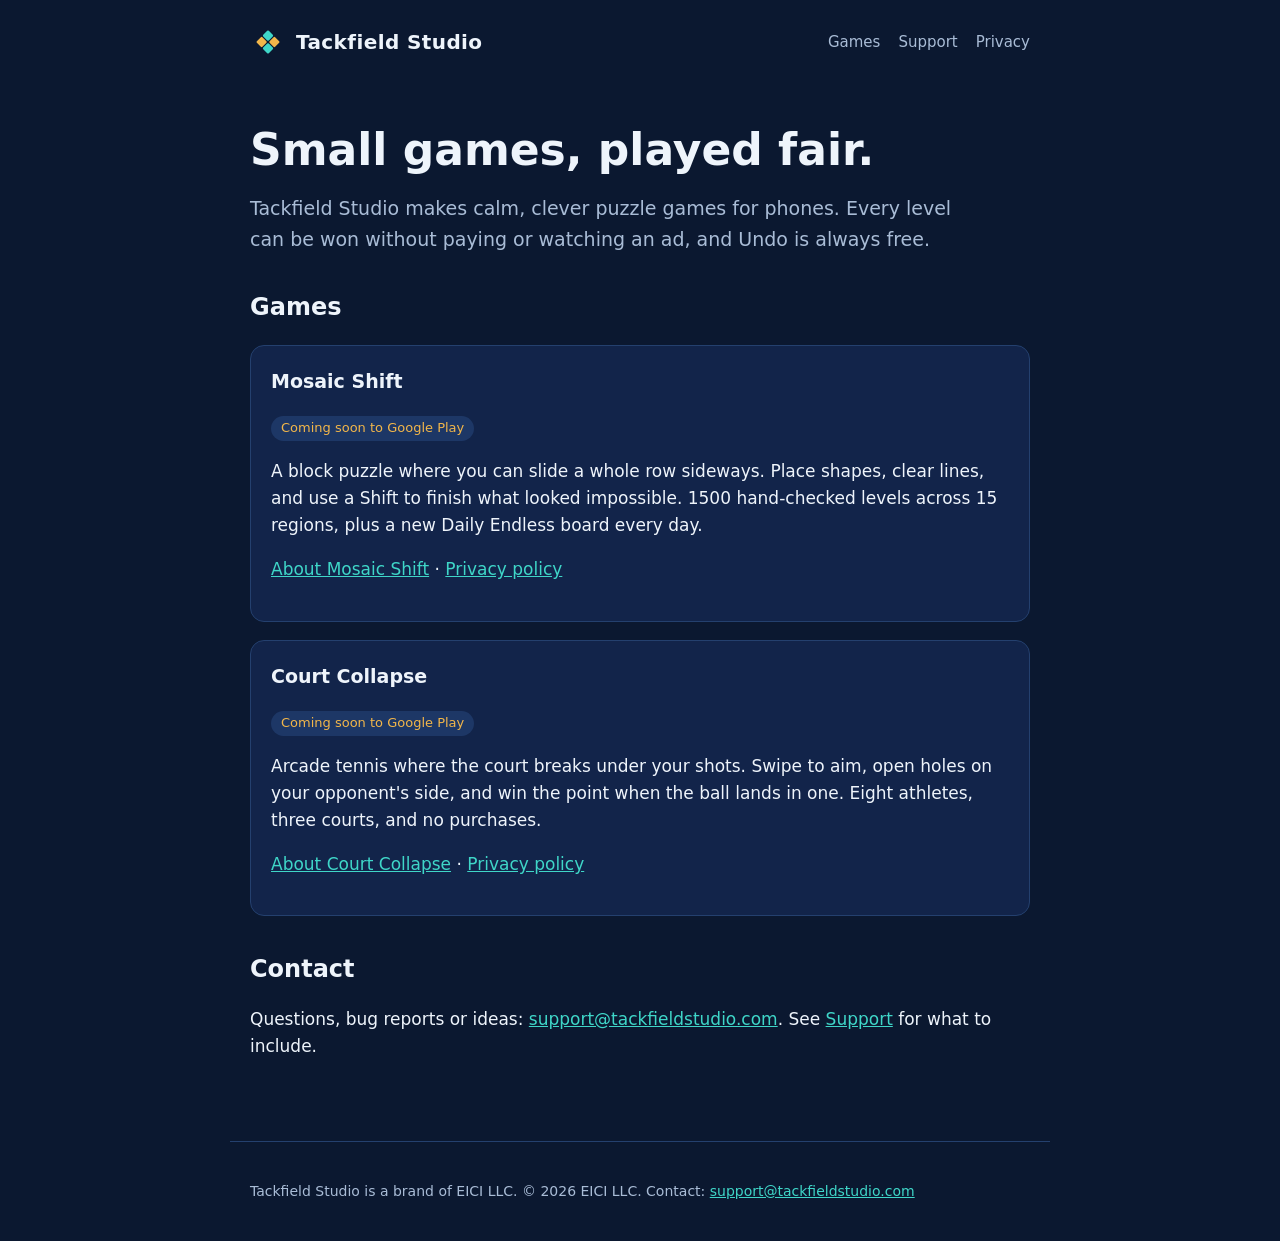
<file: index.html>
<!DOCTYPE html>
<html lang="en"><head><meta charset="utf-8"><meta name="viewport" content="width=device-width,initial-scale=1">
<title>Tackfield Studio</title><meta name="description" content="Tackfield Studio makes calm, fair puzzle games for phones."><link rel="stylesheet" href="style.css"><link rel="icon" href="gem.svg"></head>
<body><header><a class="brand" href="./"><img src="gem.svg" alt="">Tackfield Studio</a>
<nav><a href="#games">Games</a><a href="support.html">Support</a><a href="mosaic-shift-privacy.html">Privacy</a></nav></header><main>
<h1>Small games, played fair.</h1>
<p class="lede">Tackfield Studio makes calm, clever puzzle games for phones. Every level can be won without paying or watching an ad, and Undo is always free.</p>
<h2 id="games">Games</h2>
<div class="card"><h3>Mosaic Shift</h3>
<p><span class="tag">Coming soon to Google Play</span></p>
<p>A block puzzle where you can slide a whole row sideways. Place shapes, clear lines, and use a Shift to finish what looked impossible. 1500 hand-checked levels across 15 regions, plus a new Daily Endless board every day.</p>
<p><a href="mosaic-shift.html">About Mosaic Shift</a> · <a href="mosaic-shift-privacy.html">Privacy policy</a></p></div>
<div class="card"><h3>Court Collapse</h3>
<p><span class="tag">Coming soon to Google Play</span></p>
<p>Arcade tennis where the court breaks under your shots. Swipe to aim, open holes on your opponent's side, and win the point when the ball lands in one. Eight athletes, three courts, and no purchases.</p>
<p><a href="court-collapse.html">About Court Collapse</a> · <a href="court-collapse-privacy.html">Privacy policy</a></p></div>
<h2>Contact</h2>
<p>Questions, bug reports or ideas: <a href="mailto:support@tackfieldstudio.com">support@tackfieldstudio.com</a>. See <a href="support.html">Support</a> for what to include.</p>
</main><footer><p>Tackfield Studio is a brand of EICI LLC. &copy; 2026 EICI LLC. Contact: <a href="mailto:support@tackfieldstudio.com">support@tackfieldstudio.com</a></p></footer></body></html>
</file>
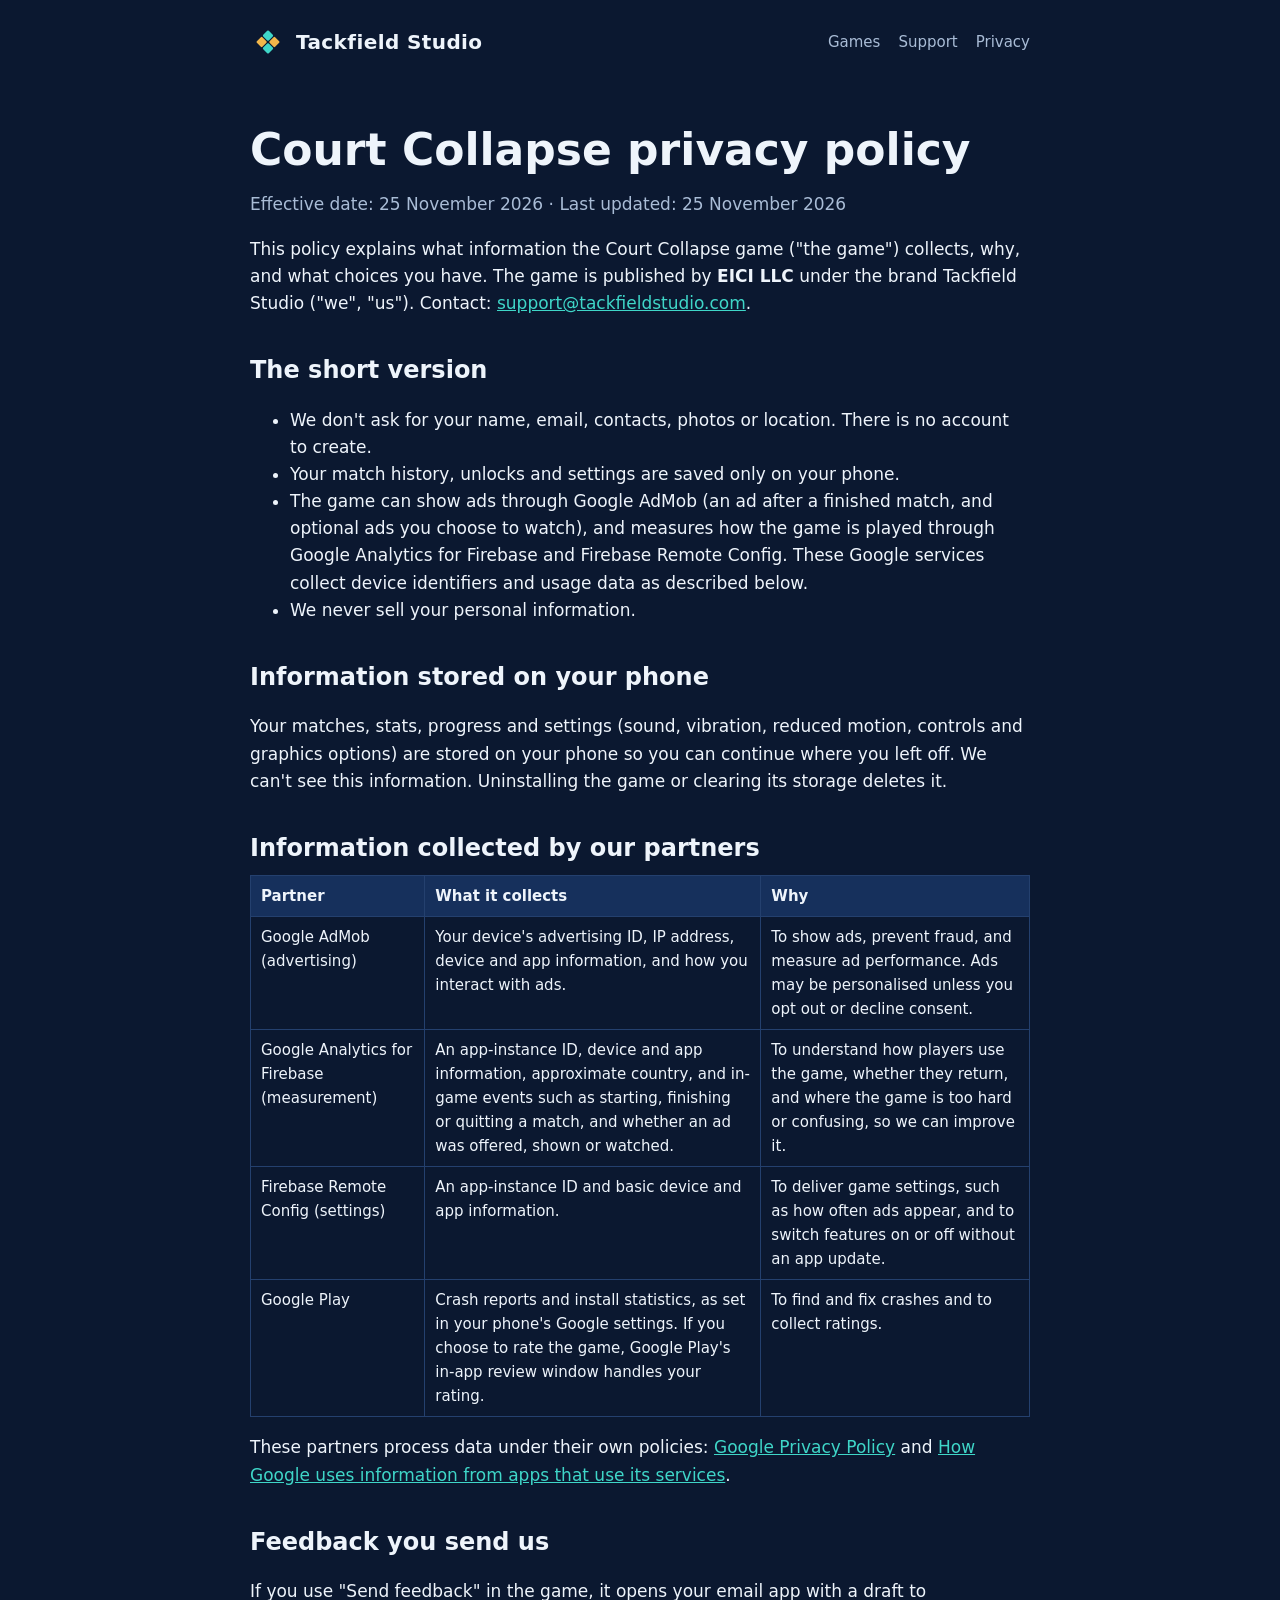
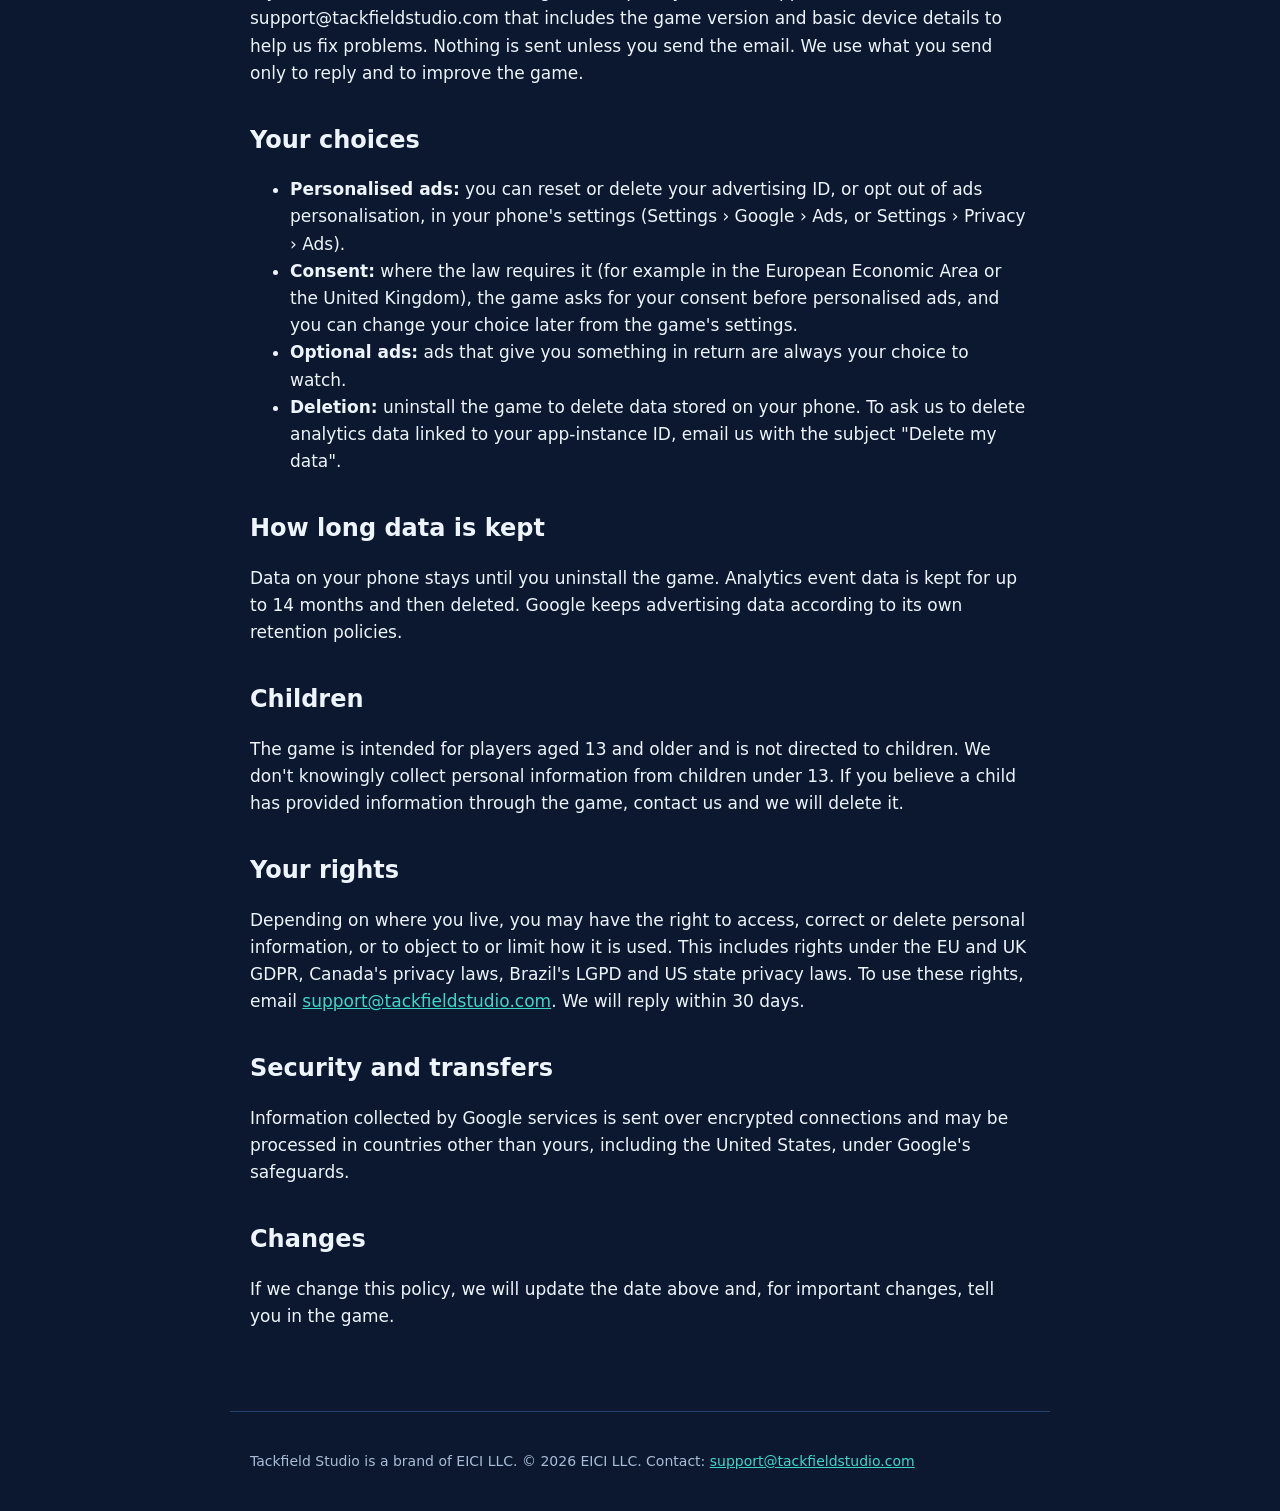
<file: court-collapse-privacy.html>
<!DOCTYPE html>
<html lang="en"><head><meta charset="utf-8"><meta name="viewport" content="width=device-width,initial-scale=1">
<title>Court Collapse privacy policy · Tackfield Studio</title><meta name="description" content="Privacy policy for Court Collapse by Tackfield Studio (EICI LLC)."><link rel="stylesheet" href="style.css"><link rel="icon" href="gem.svg"></head>
<body><header><a class="brand" href="./"><img src="gem.svg" alt="">Tackfield Studio</a>
<nav><a href="./#games">Games</a><a href="support.html">Support</a><a href="court-collapse-privacy.html">Privacy</a></nav></header><main>
<h1>Court Collapse privacy policy</h1>
<p class="muted">Effective date: 25 November 2026 · Last updated: 25 November 2026</p>
<p>This policy explains what information the Court Collapse game ("the game") collects, why, and what choices you have. The game is published by <strong>EICI LLC</strong> under the brand Tackfield Studio ("we", "us"). Contact: <a href="mailto:support@tackfieldstudio.com">support@tackfieldstudio.com</a>.</p>

<h2>The short version</h2>
<ul>
<li>We don't ask for your name, email, contacts, photos or location. There is no account to create.</li>
<li>Your match history, unlocks and settings are saved only on your phone.</li>
<li>The game can show ads through Google AdMob (an ad after a finished match, and optional ads you choose to watch), and measures how the game is played through Google Analytics for Firebase and Firebase Remote Config. These Google services collect device identifiers and usage data as described below.</li>
<li>We never sell your personal information.</li>
</ul>

<h2>Information stored on your phone</h2>
<p>Your matches, stats, progress and settings (sound, vibration, reduced motion, controls and graphics options) are stored on your phone so you can continue where you left off. We can't see this information. Uninstalling the game or clearing its storage deletes it.</p>

<h2>Information collected by our partners</h2>
<table>
<tr><th>Partner</th><th>What it collects</th><th>Why</th></tr>
<tr><td>Google AdMob (advertising)</td><td>Your device's advertising ID, IP address, device and app information, and how you interact with ads.</td><td>To show ads, prevent fraud, and measure ad performance. Ads may be personalised unless you opt out or decline consent.</td></tr>
<tr><td>Google Analytics for Firebase (measurement)</td><td>An app-instance ID, device and app information, approximate country, and in-game events such as starting, finishing or quitting a match, and whether an ad was offered, shown or watched.</td><td>To understand how players use the game, whether they return, and where the game is too hard or confusing, so we can improve it.</td></tr>
<tr><td>Firebase Remote Config (settings)</td><td>An app-instance ID and basic device and app information.</td><td>To deliver game settings, such as how often ads appear, and to switch features on or off without an app update.</td></tr>
<tr><td>Google Play</td><td>Crash reports and install statistics, as set in your phone's Google settings. If you choose to rate the game, Google Play's in-app review window handles your rating.</td><td>To find and fix crashes and to collect ratings.</td></tr>
</table>
<p>These partners process data under their own policies: <a href="https://policies.google.com/privacy">Google Privacy Policy</a> and <a href="https://policies.google.com/technologies/partner-sites">How Google uses information from apps that use its services</a>.</p>

<h2>Feedback you send us</h2>
<p>If you use "Send feedback" in the game, it opens your email app with a draft to support@tackfieldstudio.com that includes the game version and basic device details to help us fix problems. Nothing is sent unless you send the email. We use what you send only to reply and to improve the game.</p>

<h2>Your choices</h2>
<ul>
<li><strong>Personalised ads:</strong> you can reset or delete your advertising ID, or opt out of ads personalisation, in your phone's settings (Settings › Google › Ads, or Settings › Privacy › Ads).</li>
<li><strong>Consent:</strong> where the law requires it (for example in the European Economic Area or the United Kingdom), the game asks for your consent before personalised ads, and you can change your choice later from the game's settings.</li>
<li><strong>Optional ads:</strong> ads that give you something in return are always your choice to watch.</li>
<li><strong>Deletion:</strong> uninstall the game to delete data stored on your phone. To ask us to delete analytics data linked to your app-instance ID, email us with the subject "Delete my data".</li>
</ul>

<h2>How long data is kept</h2>
<p>Data on your phone stays until you uninstall the game. Analytics event data is kept for up to 14 months and then deleted. Google keeps advertising data according to its own retention policies.</p>

<h2>Children</h2>
<p>The game is intended for players aged 13 and older and is not directed to children. We don't knowingly collect personal information from children under 13. If you believe a child has provided information through the game, contact us and we will delete it.</p>

<h2>Your rights</h2>
<p>Depending on where you live, you may have the right to access, correct or delete personal information, or to object to or limit how it is used. This includes rights under the EU and UK GDPR, Canada's privacy laws, Brazil's LGPD and US state privacy laws. To use these rights, email <a href="mailto:support@tackfieldstudio.com">support@tackfieldstudio.com</a>. We will reply within 30 days.</p>

<h2>Security and transfers</h2>
<p>Information collected by Google services is sent over encrypted connections and may be processed in countries other than yours, including the United States, under Google's safeguards.</p>

<h2>Changes</h2>
<p>If we change this policy, we will update the date above and, for important changes, tell you in the game.</p>
</main><footer><p>Tackfield Studio is a brand of EICI LLC. &copy; 2026 EICI LLC. Contact: <a href="mailto:support@tackfieldstudio.com">support@tackfieldstudio.com</a></p></footer></body></html>
</file>
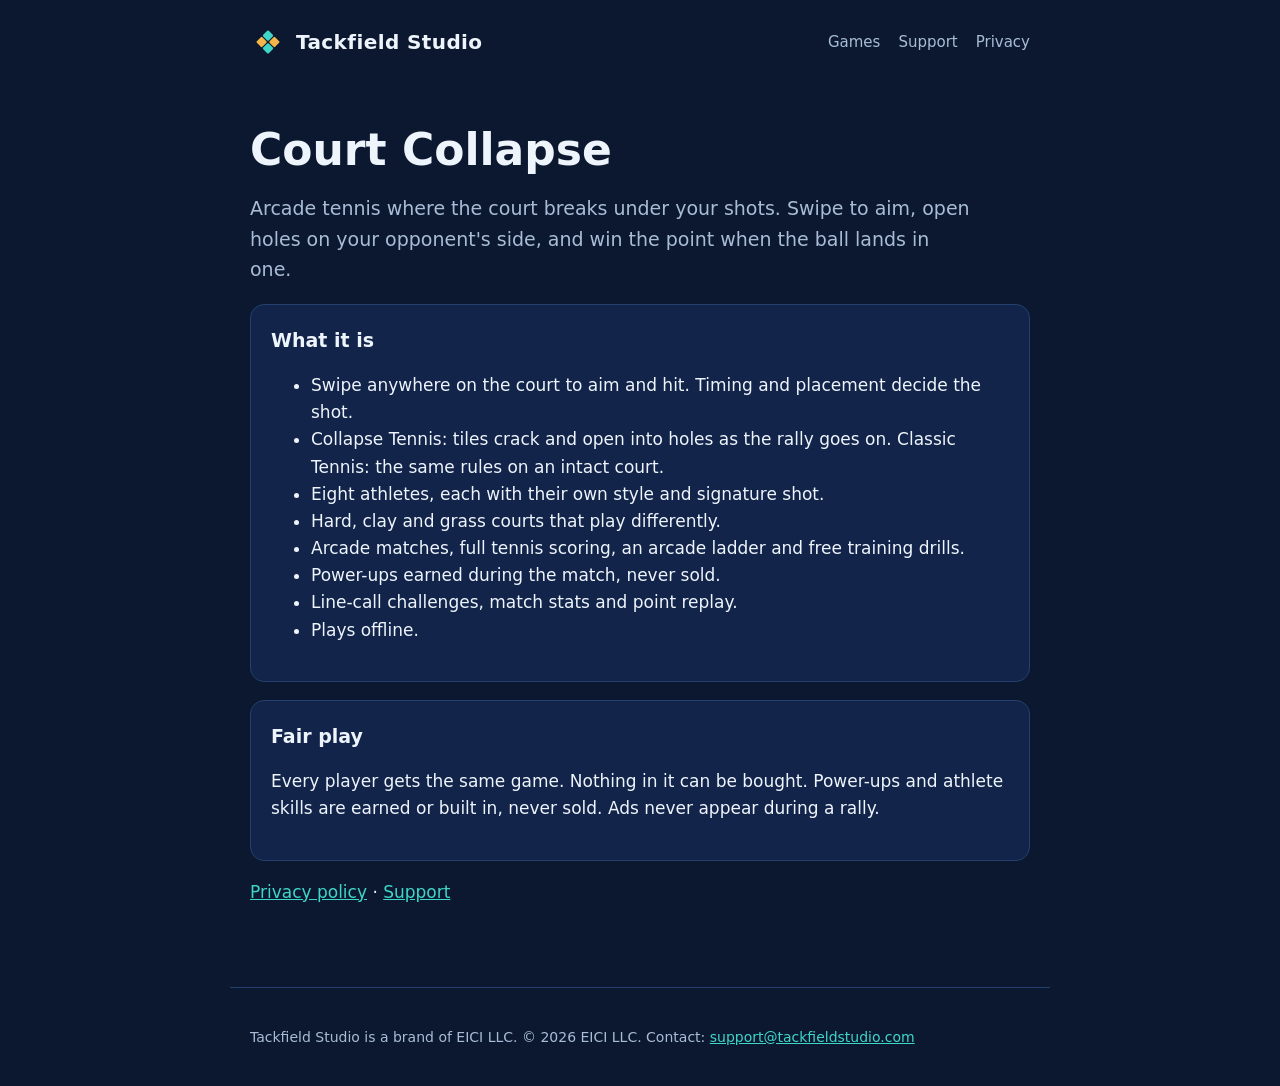
<file: court-collapse.html>
<!DOCTYPE html>
<html lang="en"><head><meta charset="utf-8"><meta name="viewport" content="width=device-width,initial-scale=1">
<title>Court Collapse · Tackfield Studio</title><meta name="description" content="Court Collapse: arcade tennis where the court breaks under your shots."><link rel="stylesheet" href="style.css"><link rel="icon" href="gem.svg"></head>
<body><header><a class="brand" href="./"><img src="gem.svg" alt="">Tackfield Studio</a>
<nav><a href="./#games">Games</a><a href="support.html">Support</a><a href="court-collapse-privacy.html">Privacy</a></nav></header><main>
<h1>Court Collapse</h1>
<p class="lede">Arcade tennis where the court breaks under your shots. Swipe to aim, open holes on your opponent's side, and win the point when the ball lands in one.</p>
<div class="card"><h3>What it is</h3><ul>
<li>Swipe anywhere on the court to aim and hit. Timing and placement decide the shot.</li>
<li>Collapse Tennis: tiles crack and open into holes as the rally goes on. Classic Tennis: the same rules on an intact court.</li>
<li>Eight athletes, each with their own style and signature shot.</li>
<li>Hard, clay and grass courts that play differently.</li>
<li>Arcade matches, full tennis scoring, an arcade ladder and free training drills.</li>
<li>Power-ups earned during the match, never sold.</li>
<li>Line-call challenges, match stats and point replay.</li>
<li>Plays offline.</li></ul></div>
<div class="card"><h3>Fair play</h3><p>Every player gets the same game. Nothing in it can be bought. Power-ups and athlete skills are earned or built in, never sold. Ads never appear during a rally.</p></div>
<p><a href="court-collapse-privacy.html">Privacy policy</a> · <a href="support.html">Support</a></p>
</main><footer><p>Tackfield Studio is a brand of EICI LLC. &copy; 2026 EICI LLC. Contact: <a href="mailto:support@tackfieldstudio.com">support@tackfieldstudio.com</a></p></footer></body></html>
</file>
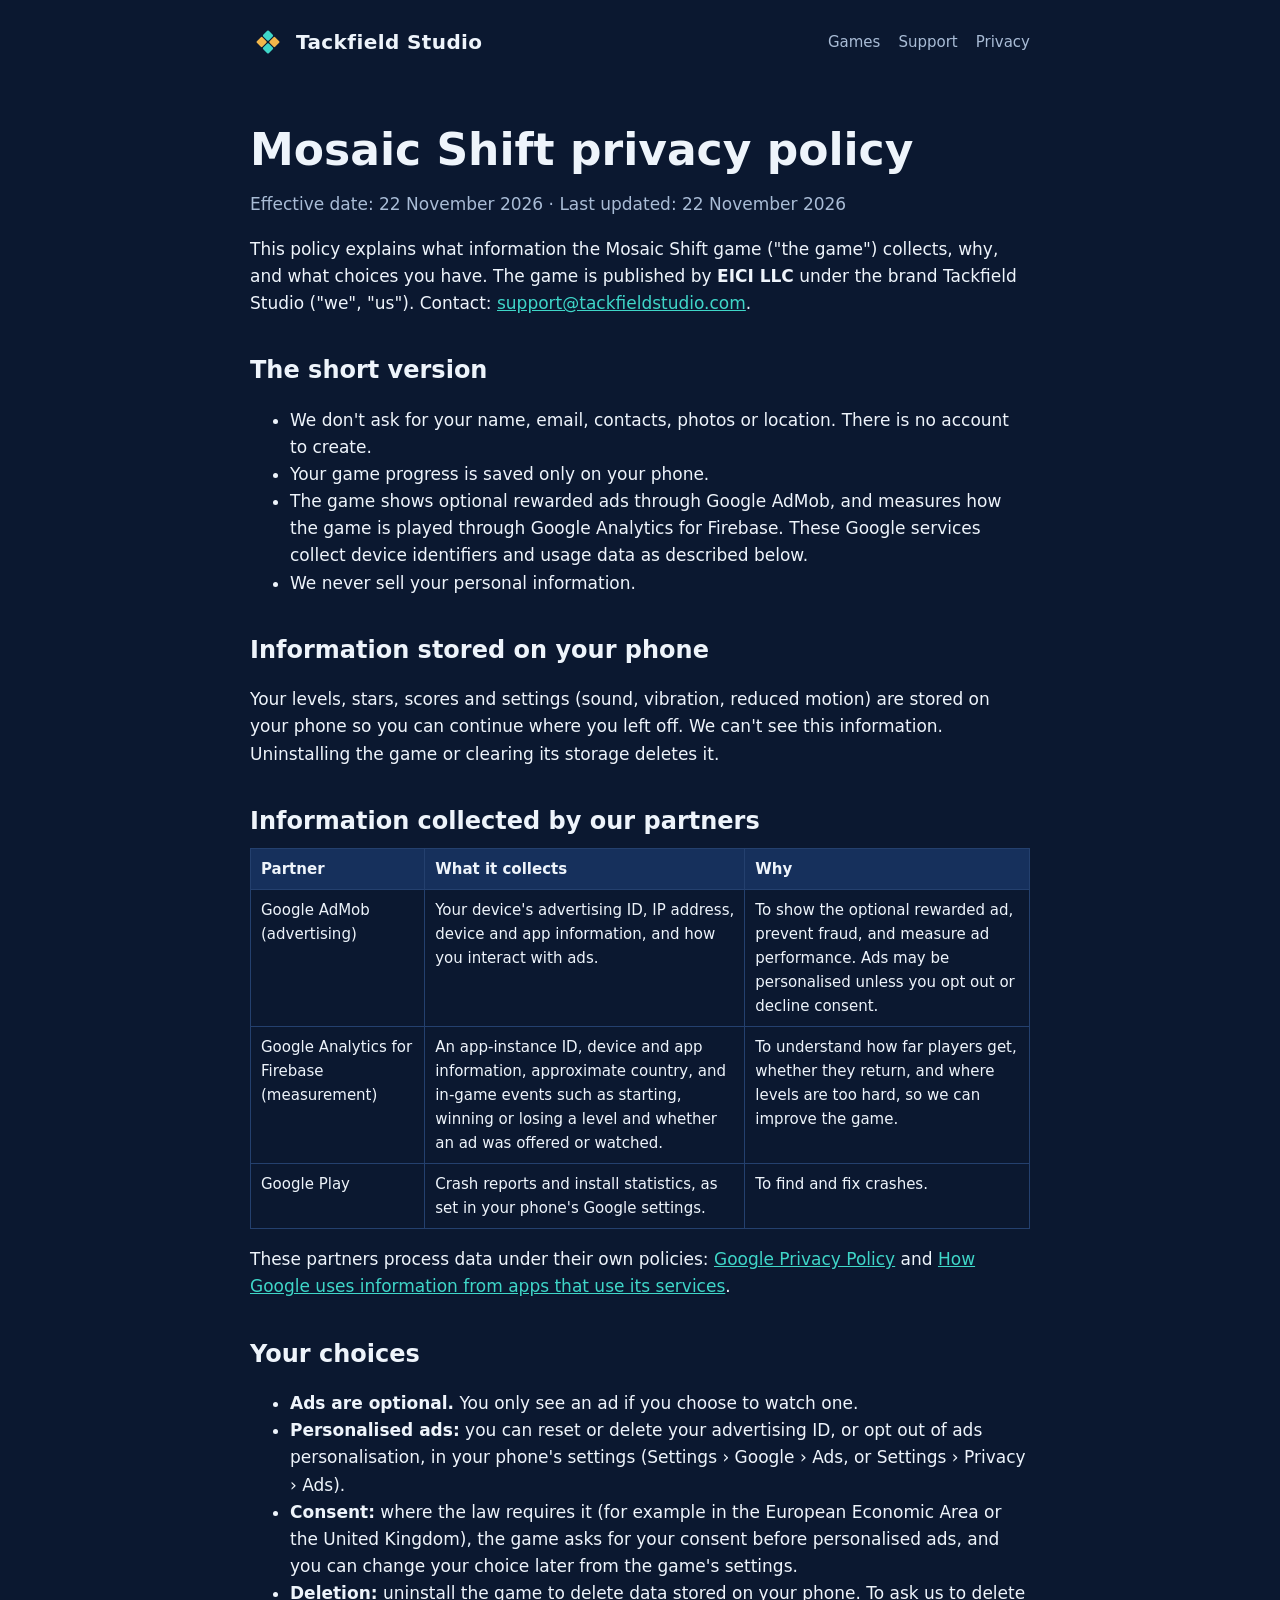
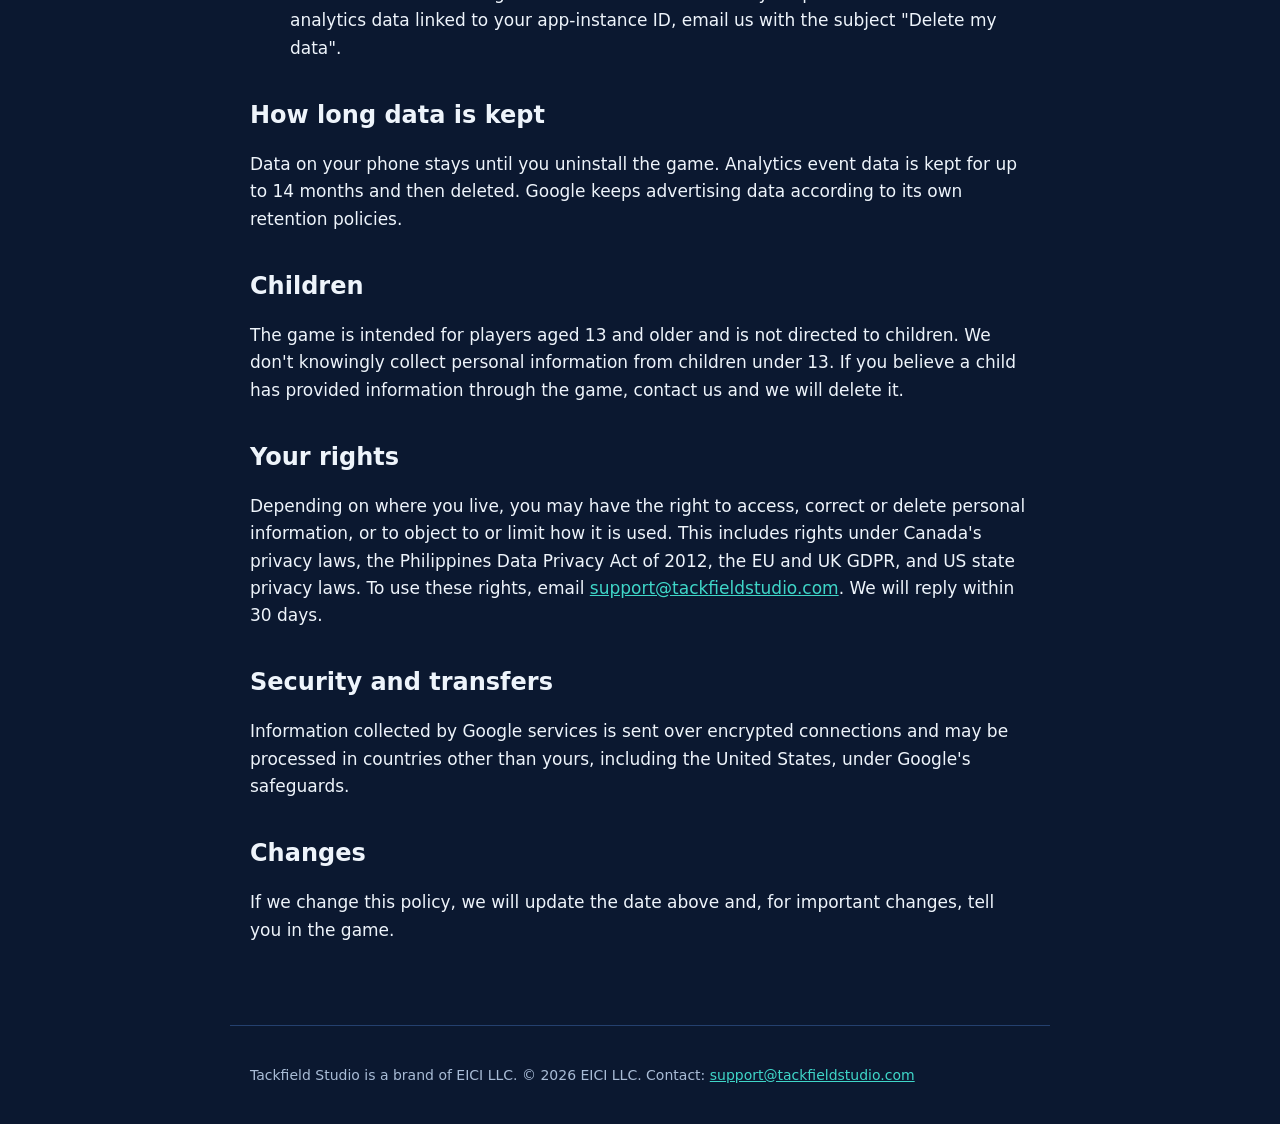
<file: mosaic-shift-privacy.html>
<!DOCTYPE html>
<html lang="en"><head><meta charset="utf-8"><meta name="viewport" content="width=device-width,initial-scale=1">
<title>Mosaic Shift privacy policy · Tackfield Studio</title><meta name="description" content="Privacy policy for Mosaic Shift by Tackfield Studio (EICI LLC)."><link rel="stylesheet" href="style.css"><link rel="icon" href="gem.svg"></head>
<body><header><a class="brand" href="./"><img src="gem.svg" alt="">Tackfield Studio</a>
<nav><a href="./#games">Games</a><a href="support.html">Support</a><a href="mosaic-shift-privacy.html">Privacy</a></nav></header><main>
<h1>Mosaic Shift privacy policy</h1>
<p class="muted">Effective date: 22 November 2026 · Last updated: 22 November 2026</p>
<p>This policy explains what information the Mosaic Shift game ("the game") collects, why, and what choices you have. The game is published by <strong>EICI LLC</strong> under the brand Tackfield Studio ("we", "us"). Contact: <a href="mailto:support@tackfieldstudio.com">support@tackfieldstudio.com</a>.</p>

<h2>The short version</h2>
<ul>
<li>We don't ask for your name, email, contacts, photos or location. There is no account to create.</li>
<li>Your game progress is saved only on your phone.</li>
<li>The game shows optional rewarded ads through Google AdMob, and measures how the game is played through Google Analytics for Firebase. These Google services collect device identifiers and usage data as described below.</li>
<li>We never sell your personal information.</li>
</ul>

<h2>Information stored on your phone</h2>
<p>Your levels, stars, scores and settings (sound, vibration, reduced motion) are stored on your phone so you can continue where you left off. We can't see this information. Uninstalling the game or clearing its storage deletes it.</p>

<h2>Information collected by our partners</h2>
<table>
<tr><th>Partner</th><th>What it collects</th><th>Why</th></tr>
<tr><td>Google AdMob (advertising)</td><td>Your device's advertising ID, IP address, device and app information, and how you interact with ads.</td><td>To show the optional rewarded ad, prevent fraud, and measure ad performance. Ads may be personalised unless you opt out or decline consent.</td></tr>
<tr><td>Google Analytics for Firebase (measurement)</td><td>An app-instance ID, device and app information, approximate country, and in-game events such as starting, winning or losing a level and whether an ad was offered or watched.</td><td>To understand how far players get, whether they return, and where levels are too hard, so we can improve the game.</td></tr>
<tr><td>Google Play</td><td>Crash reports and install statistics, as set in your phone's Google settings.</td><td>To find and fix crashes.</td></tr>
</table>
<p>These partners process data under their own policies: <a href="https://policies.google.com/privacy">Google Privacy Policy</a> and <a href="https://policies.google.com/technologies/partner-sites">How Google uses information from apps that use its services</a>.</p>

<h2>Your choices</h2>
<ul>
<li><strong>Ads are optional.</strong> You only see an ad if you choose to watch one.</li>
<li><strong>Personalised ads:</strong> you can reset or delete your advertising ID, or opt out of ads personalisation, in your phone's settings (Settings › Google › Ads, or Settings › Privacy › Ads).</li>
<li><strong>Consent:</strong> where the law requires it (for example in the European Economic Area or the United Kingdom), the game asks for your consent before personalised ads, and you can change your choice later from the game's settings.</li>
<li><strong>Deletion:</strong> uninstall the game to delete data stored on your phone. To ask us to delete analytics data linked to your app-instance ID, email us with the subject "Delete my data".</li>
</ul>

<h2>How long data is kept</h2>
<p>Data on your phone stays until you uninstall the game. Analytics event data is kept for up to 14 months and then deleted. Google keeps advertising data according to its own retention policies.</p>

<h2>Children</h2>
<p>The game is intended for players aged 13 and older and is not directed to children. We don't knowingly collect personal information from children under 13. If you believe a child has provided information through the game, contact us and we will delete it.</p>

<h2>Your rights</h2>
<p>Depending on where you live, you may have the right to access, correct or delete personal information, or to object to or limit how it is used. This includes rights under Canada's privacy laws, the Philippines Data Privacy Act of 2012, the EU and UK GDPR, and US state privacy laws. To use these rights, email <a href="mailto:support@tackfieldstudio.com">support@tackfieldstudio.com</a>. We will reply within 30 days.</p>

<h2>Security and transfers</h2>
<p>Information collected by Google services is sent over encrypted connections and may be processed in countries other than yours, including the United States, under Google's safeguards.</p>

<h2>Changes</h2>
<p>If we change this policy, we will update the date above and, for important changes, tell you in the game.</p>
</main><footer><p>Tackfield Studio is a brand of EICI LLC. &copy; 2026 EICI LLC. Contact: <a href="mailto:support@tackfieldstudio.com">support@tackfieldstudio.com</a></p></footer></body></html>
</file>
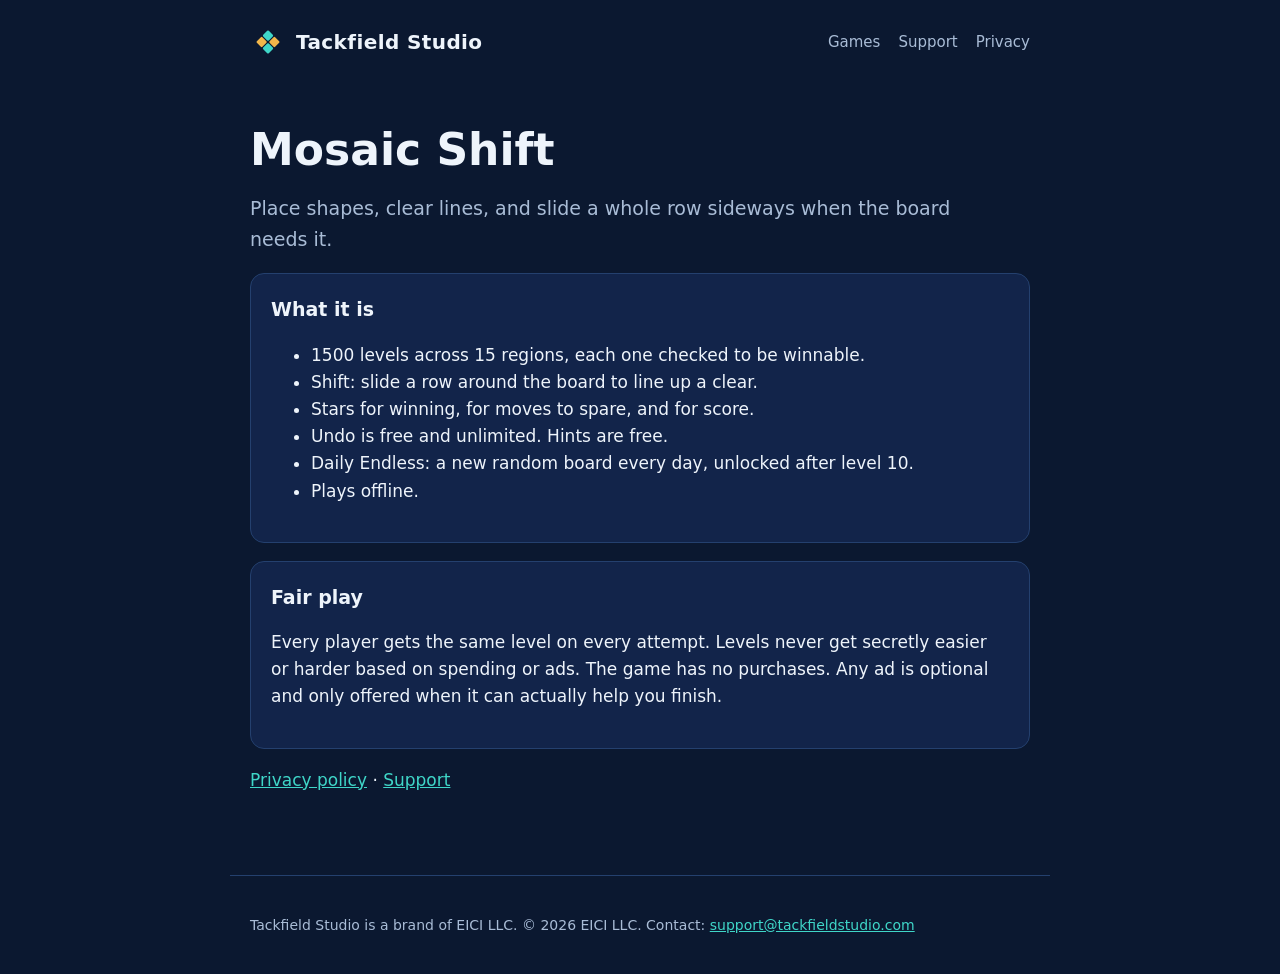
<file: mosaic-shift.html>
<!DOCTYPE html>
<html lang="en"><head><meta charset="utf-8"><meta name="viewport" content="width=device-width,initial-scale=1">
<title>Mosaic Shift · Tackfield Studio</title><meta name="description" content="Mosaic Shift: a block puzzle where you can slide a whole row."><link rel="stylesheet" href="style.css"><link rel="icon" href="gem.svg"></head>
<body><header><a class="brand" href="./"><img src="gem.svg" alt="">Tackfield Studio</a>
<nav><a href="./#games">Games</a><a href="support.html">Support</a><a href="mosaic-shift-privacy.html">Privacy</a></nav></header><main>
<h1>Mosaic Shift</h1>
<p class="lede">Place shapes, clear lines, and slide a whole row sideways when the board needs it.</p>
<div class="card"><h3>What it is</h3><ul>
<li>1500 levels across 15 regions, each one checked to be winnable.</li>
<li>Shift: slide a row around the board to line up a clear.</li>
<li>Stars for winning, for moves to spare, and for score.</li>
<li>Undo is free and unlimited. Hints are free.</li>
<li>Daily Endless: a new random board every day, unlocked after level 10.</li>
<li>Plays offline.</li></ul></div>
<div class="card"><h3>Fair play</h3><p>Every player gets the same level on every attempt. Levels never get secretly easier or harder based on spending or ads. The game has no purchases. Any ad is optional and only offered when it can actually help you finish.</p></div>
<p><a href="mosaic-shift-privacy.html">Privacy policy</a> · <a href="support.html">Support</a></p>
</main><footer><p>Tackfield Studio is a brand of EICI LLC. &copy; 2026 EICI LLC. Contact: <a href="mailto:support@tackfieldstudio.com">support@tackfieldstudio.com</a></p></footer></body></html>
</file>
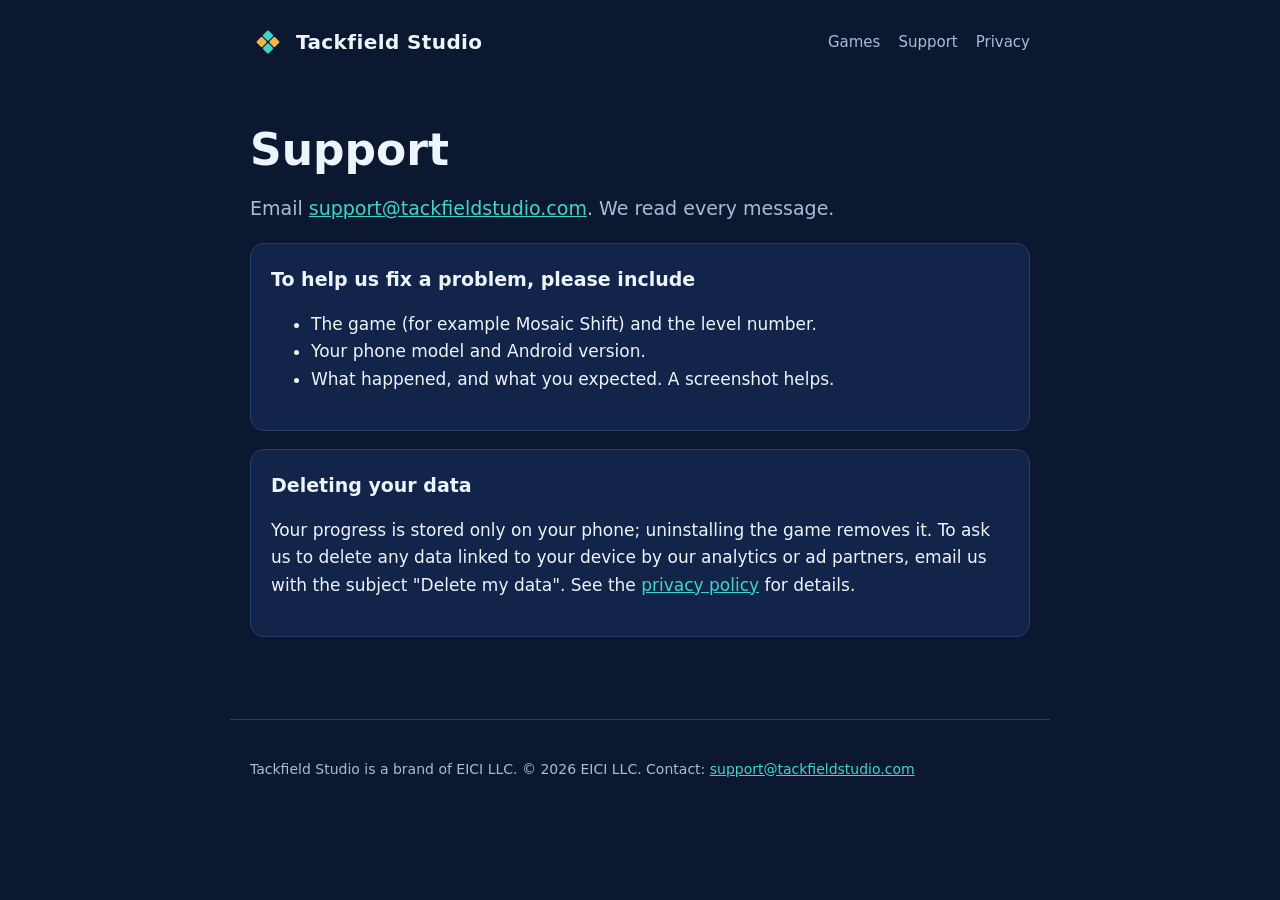
<file: support.html>
<!DOCTYPE html>
<html lang="en"><head><meta charset="utf-8"><meta name="viewport" content="width=device-width,initial-scale=1">
<title>Support · Tackfield Studio</title><meta name="description" content="How to contact Tackfield Studio support."><link rel="stylesheet" href="style.css"><link rel="icon" href="gem.svg"></head>
<body><header><a class="brand" href="./"><img src="gem.svg" alt="">Tackfield Studio</a>
<nav><a href="./#games">Games</a><a href="support.html">Support</a><a href="mosaic-shift-privacy.html">Privacy</a></nav></header><main>
<h1>Support</h1>
<p class="lede">Email <a href="mailto:support@tackfieldstudio.com">support@tackfieldstudio.com</a>. We read every message.</p>
<div class="card"><h3>To help us fix a problem, please include</h3><ul>
<li>The game (for example Mosaic Shift) and the level number.</li>
<li>Your phone model and Android version.</li>
<li>What happened, and what you expected. A screenshot helps.</li></ul></div>
<div class="card"><h3>Deleting your data</h3><p>Your progress is stored only on your phone; uninstalling the game removes it. To ask us to delete any data linked to your device by our analytics or ad partners, email us with the subject "Delete my data". See the <a href="mosaic-shift-privacy.html">privacy policy</a> for details.</p></div>
</main><footer><p>Tackfield Studio is a brand of EICI LLC. &copy; 2026 EICI LLC. Contact: <a href="mailto:support@tackfieldstudio.com">support@tackfieldstudio.com</a></p></footer></body></html>
</file>
<file: style.css>
:root{--bg:#0b1830;--panel:#12244a;--ink:#eef4fb;--mut:#a9bcd6;--teal:#3fd6c8;--amber:#f2b64a;--line:#24406e}
*{box-sizing:border-box}
body{margin:0;background:var(--bg);color:var(--ink);font:17px/1.6 system-ui,-apple-system,"Segoe UI",Roboto,sans-serif}
a{color:var(--teal)}
header,main,footer{max-width:820px;margin:0 auto;padding:24px 20px}
header{display:flex;align-items:center;gap:14px;flex-wrap:wrap}
header .brand{display:flex;align-items:center;gap:10px;color:var(--ink);text-decoration:none;font-weight:800;font-size:20px;letter-spacing:.02em}
header nav{margin-left:auto;display:flex;gap:18px;font-size:15px}
header nav a{color:var(--mut);text-decoration:none}
header nav a:hover{color:var(--ink)}
h1{font-size:clamp(30px,5vw,44px);line-height:1.1;margin:18px 0 10px}
h2{font-size:24px;margin:34px 0 8px}
h3{font-size:19px;margin:24px 0 6px}
.lede{color:var(--mut);font-size:19px;max-width:60ch}
.card{background:var(--panel);border:1px solid var(--line);border-radius:14px;padding:20px;margin:18px 0}
.card h3{margin-top:0}
.muted{color:var(--mut)}
.tag{display:inline-block;font-size:13px;padding:2px 10px;border-radius:999px;background:#1d3766;color:var(--amber);margin-right:6px}
footer{color:var(--mut);font-size:14px;border-top:1px solid var(--line);margin-top:40px}
table{border-collapse:collapse;width:100%;font-size:15px}
th,td{border:1px solid var(--line);padding:8px 10px;text-align:left;vertical-align:top}
th{background:#16305c}
</file>
